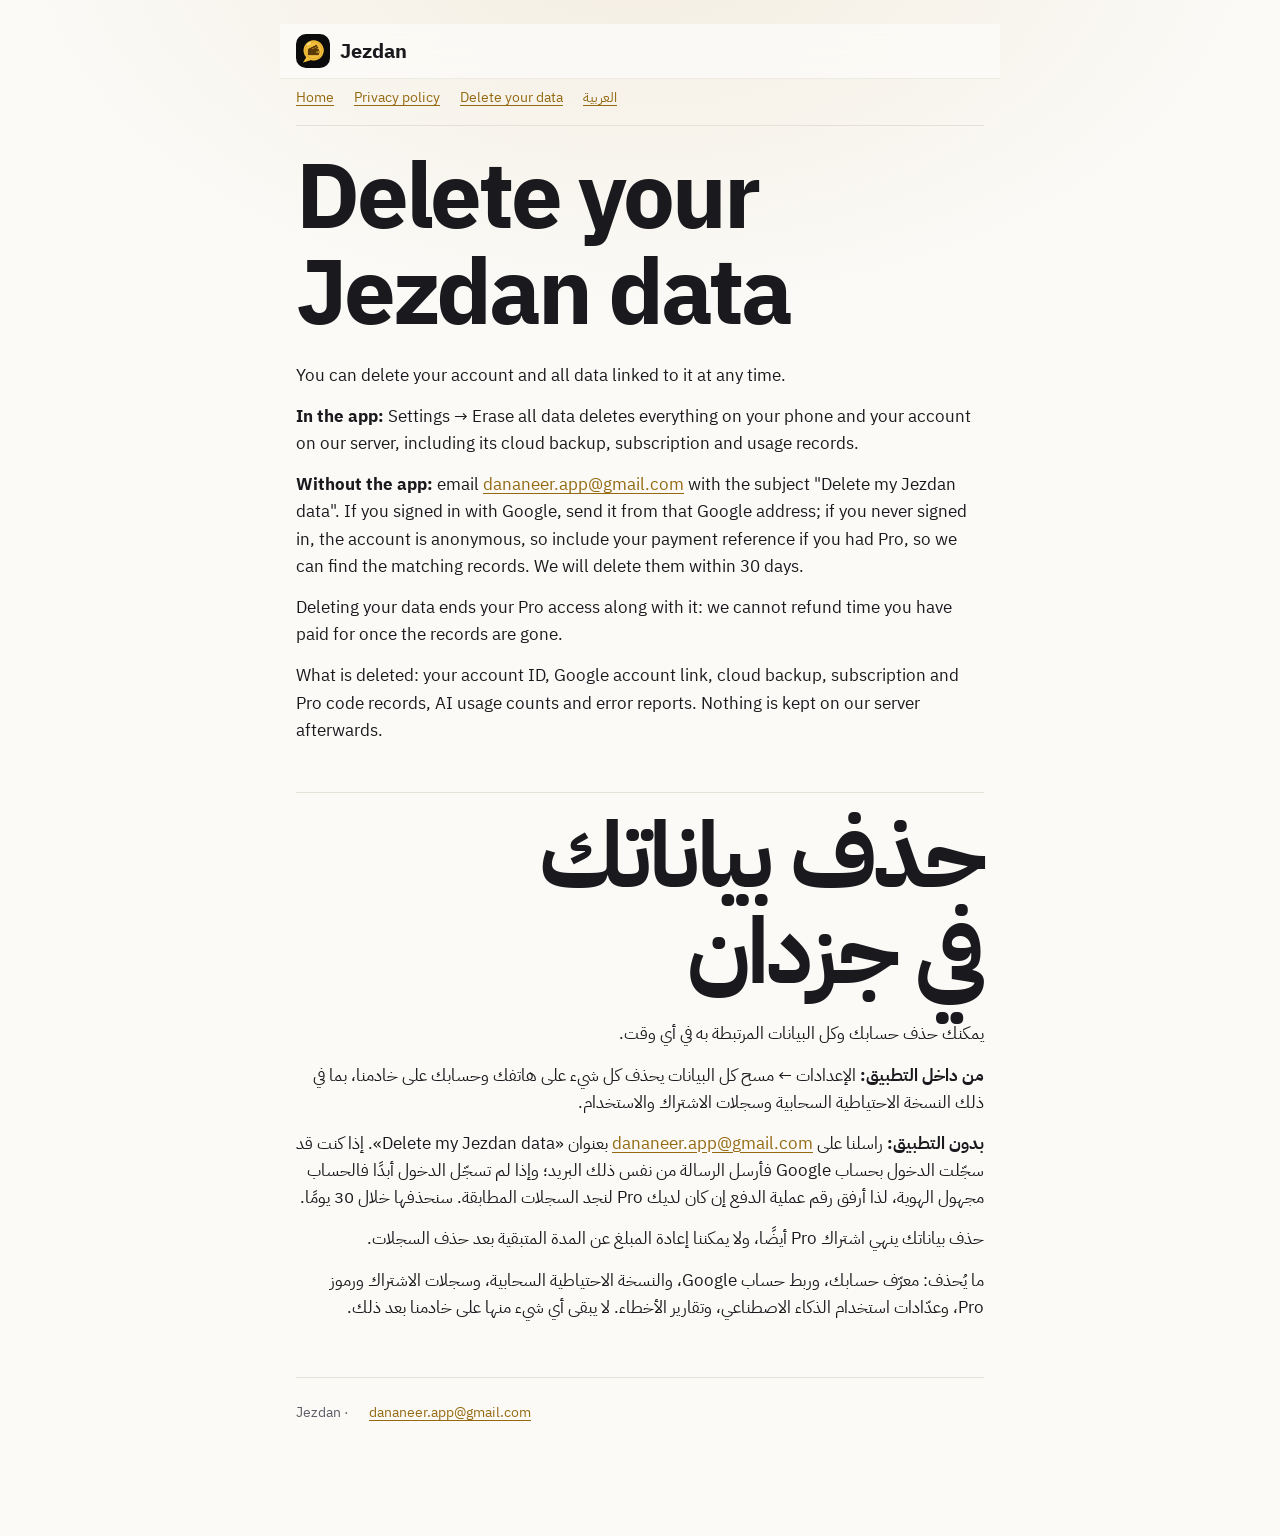
<file: delete-account.html>
<!doctype html>
<html lang="en">
<head>
<meta charset="utf-8">
<meta name="viewport" content="width=device-width, initial-scale=1">
<title>Delete your Jezdan data</title>
<link rel="icon" href="icon.png">
<link rel="preconnect" href="https://fonts.googleapis.com">
<link rel="preconnect" href="https://fonts.gstatic.com" crossorigin>
<link rel="stylesheet" href="https://fonts.googleapis.com/css2?family=IBM+Plex+Sans+Arabic:wght@400;600;700&display=swap">
<link rel="stylesheet" href="site.css?v=48ea0408">
</head>
<body>
<main>
<nav><span class="brand"><img src="icon.png" alt=""> <span>Jezdan</span></span></nav>
<div class="site-footer" style="margin: 0 0 24px"><a href="index.html">Home</a><a href="privacy.html">Privacy policy</a><a href="delete-account.html">Delete your data</a><a href="#ar" lang="ar">العربية</a></div>
<article id="en">
<h1>Delete your Jezdan data</h1>
<p>You can delete your account and all data linked to it at any time.</p>
<p><strong>In the app:</strong> Settings → Erase all data deletes everything on your phone and your account on our server, including its cloud backup, subscription and usage records.</p>
<p><strong>Without the app:</strong> email <a href="mailto:dananeer.app@gmail.com">dananeer.app@gmail.com</a> with the subject "Delete my Jezdan data". If you signed in with Google, send it from that Google address; if you never signed in, the account is anonymous, so include your payment reference if you had Pro, so we can find the matching records. We will delete them within 30 days.</p>
<p>Deleting your data ends your Pro access along with it: we cannot refund time you have paid for once the records are gone.</p>
<p>What is deleted: your account ID, Google account link, cloud backup, subscription and Pro code records, AI usage counts and error reports. Nothing is kept on our server afterwards.</p>
</article>
<article id="ar" lang="ar" dir="rtl">
<h1>حذف بياناتك في جزدان</h1>
<p>يمكنك حذف حسابك وكل البيانات المرتبطة به في أي وقت.</p>
<p><strong>من داخل التطبيق:</strong> الإعدادات ← مسح كل البيانات يحذف كل شيء على هاتفك وحسابك على خادمنا، بما في ذلك النسخة الاحتياطية السحابية وسجلات الاشتراك والاستخدام.</p>
<p><strong>بدون التطبيق:</strong> راسلنا على <a href="mailto:dananeer.app@gmail.com">dananeer.app@gmail.com</a> بعنوان «Delete my Jezdan data». إذا كنت قد سجّلت الدخول بحساب Google فأرسل الرسالة من نفس ذلك البريد؛ وإذا لم تسجّل الدخول أبدًا فالحساب مجهول الهوية، لذا أرفق رقم عملية الدفع إن كان لديك Pro لنجد السجلات المطابقة. سنحذفها خلال 30 يومًا.</p>
<p>حذف بياناتك ينهي اشتراك Pro أيضًا، ولا يمكننا إعادة المبلغ عن المدة المتبقية بعد حذف السجلات.</p>
<p>ما يُحذف: معرّف حسابك، وربط حساب Google، والنسخة الاحتياطية السحابية، وسجلات الاشتراك ورموز Pro، وعدّادات استخدام الذكاء الاصطناعي، وتقارير الأخطاء. لا يبقى أي شيء منها على خادمنا بعد ذلك.</p>
</article>
<footer>Jezdan · <a href="mailto:dananeer.app@gmail.com">dananeer.app@gmail.com</a></footer>
</main>
</body>
</html>
</file>
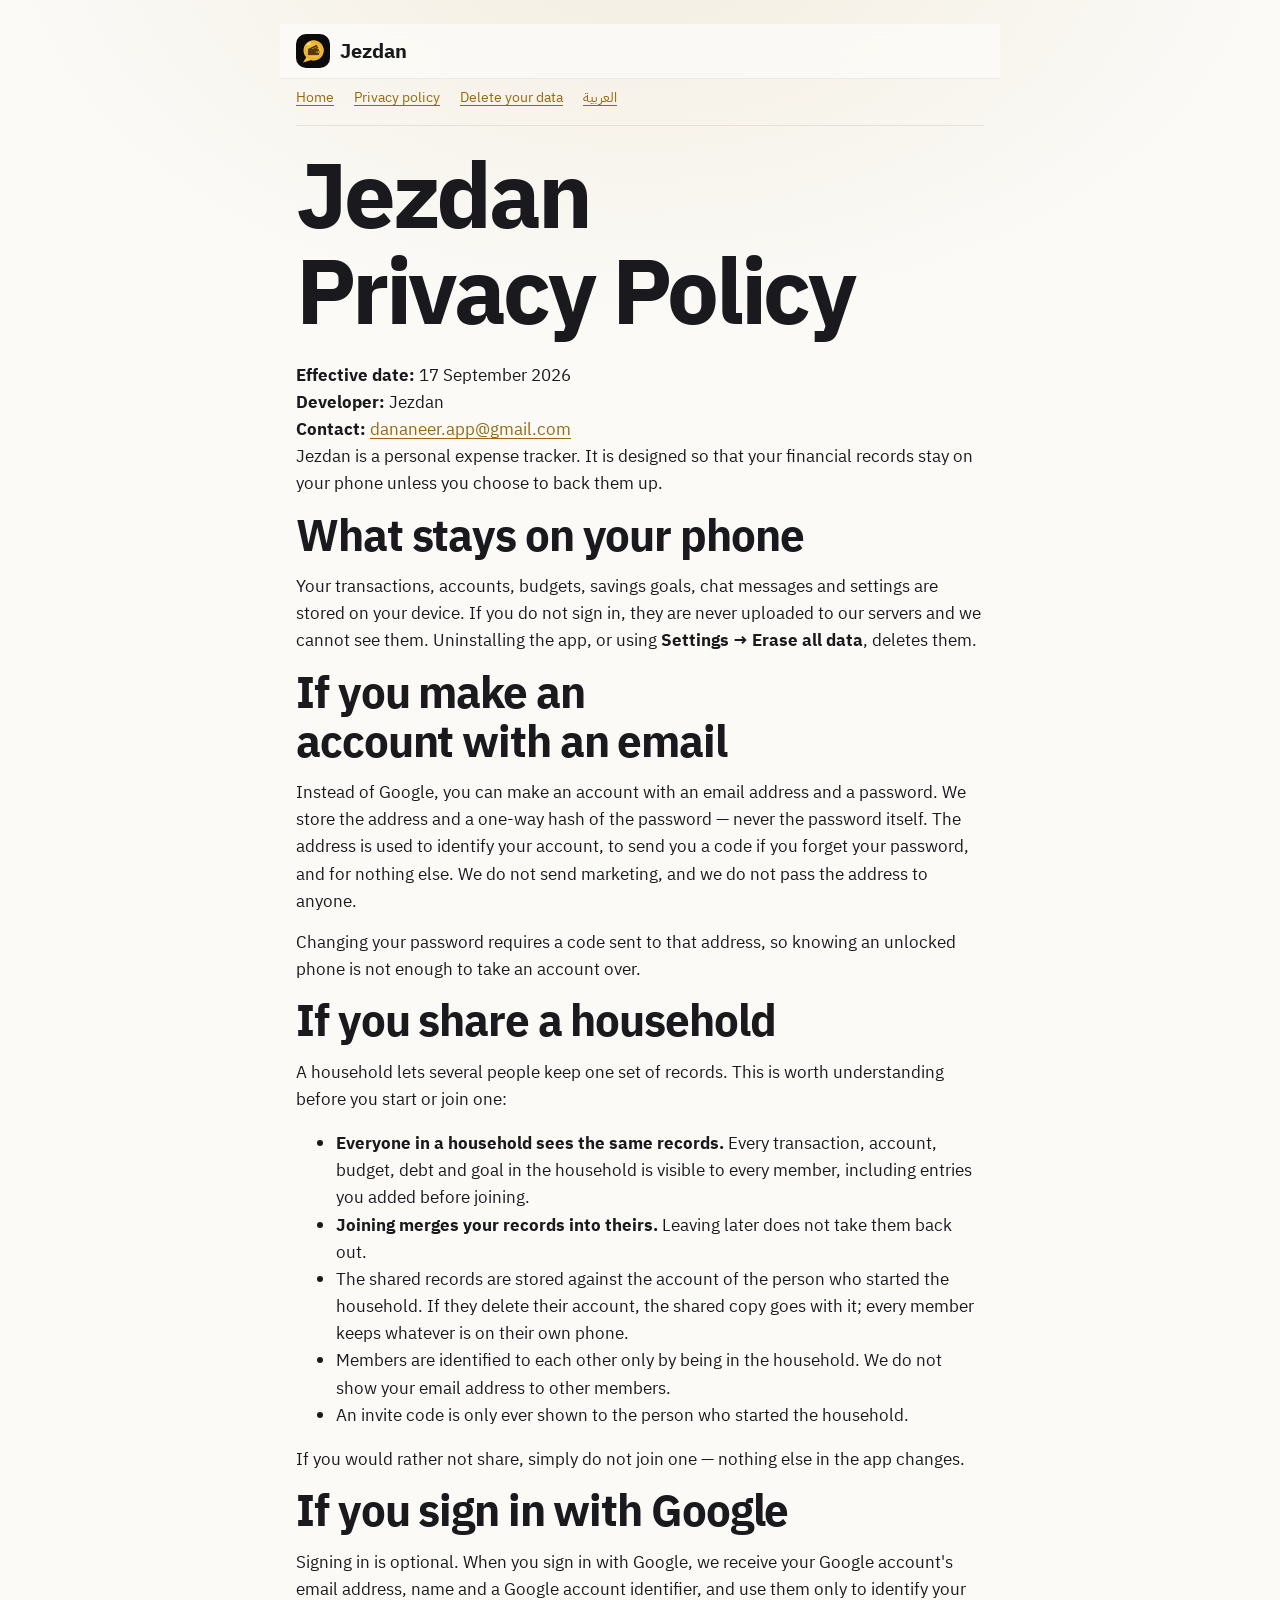
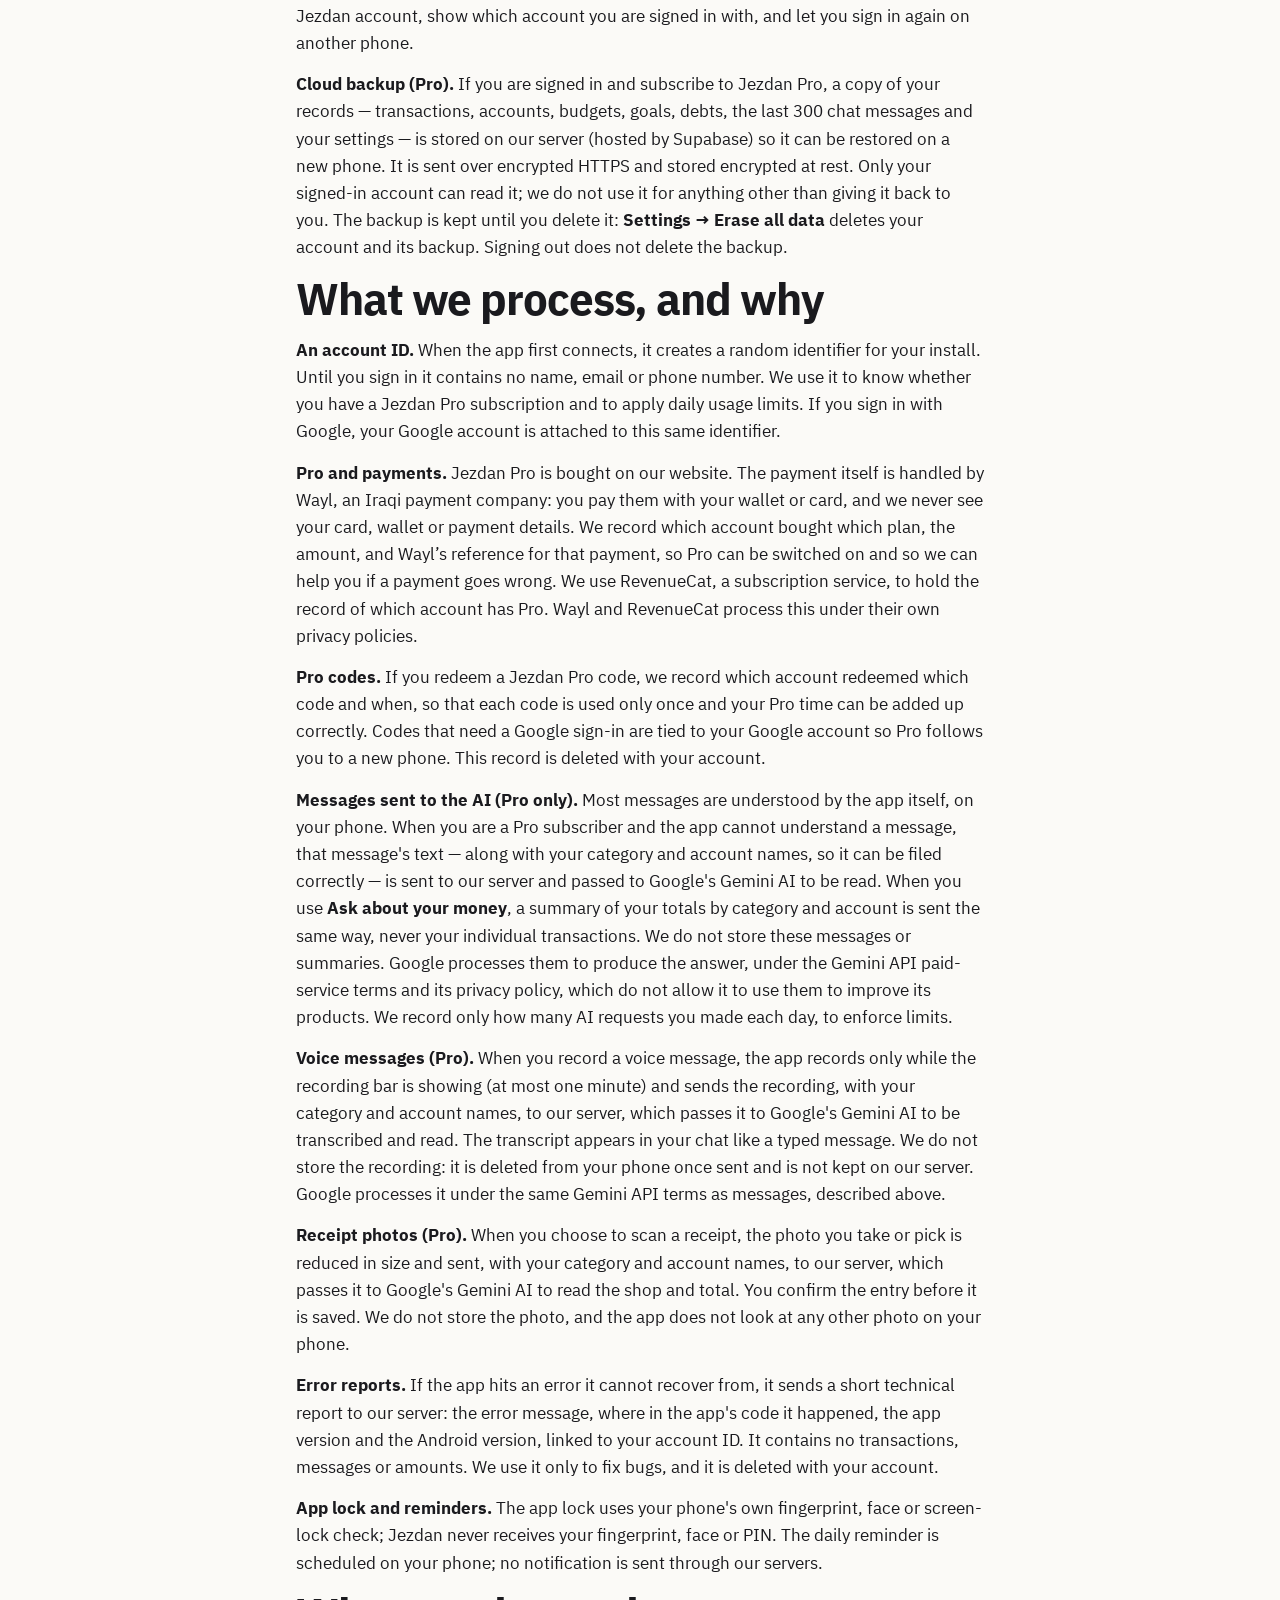
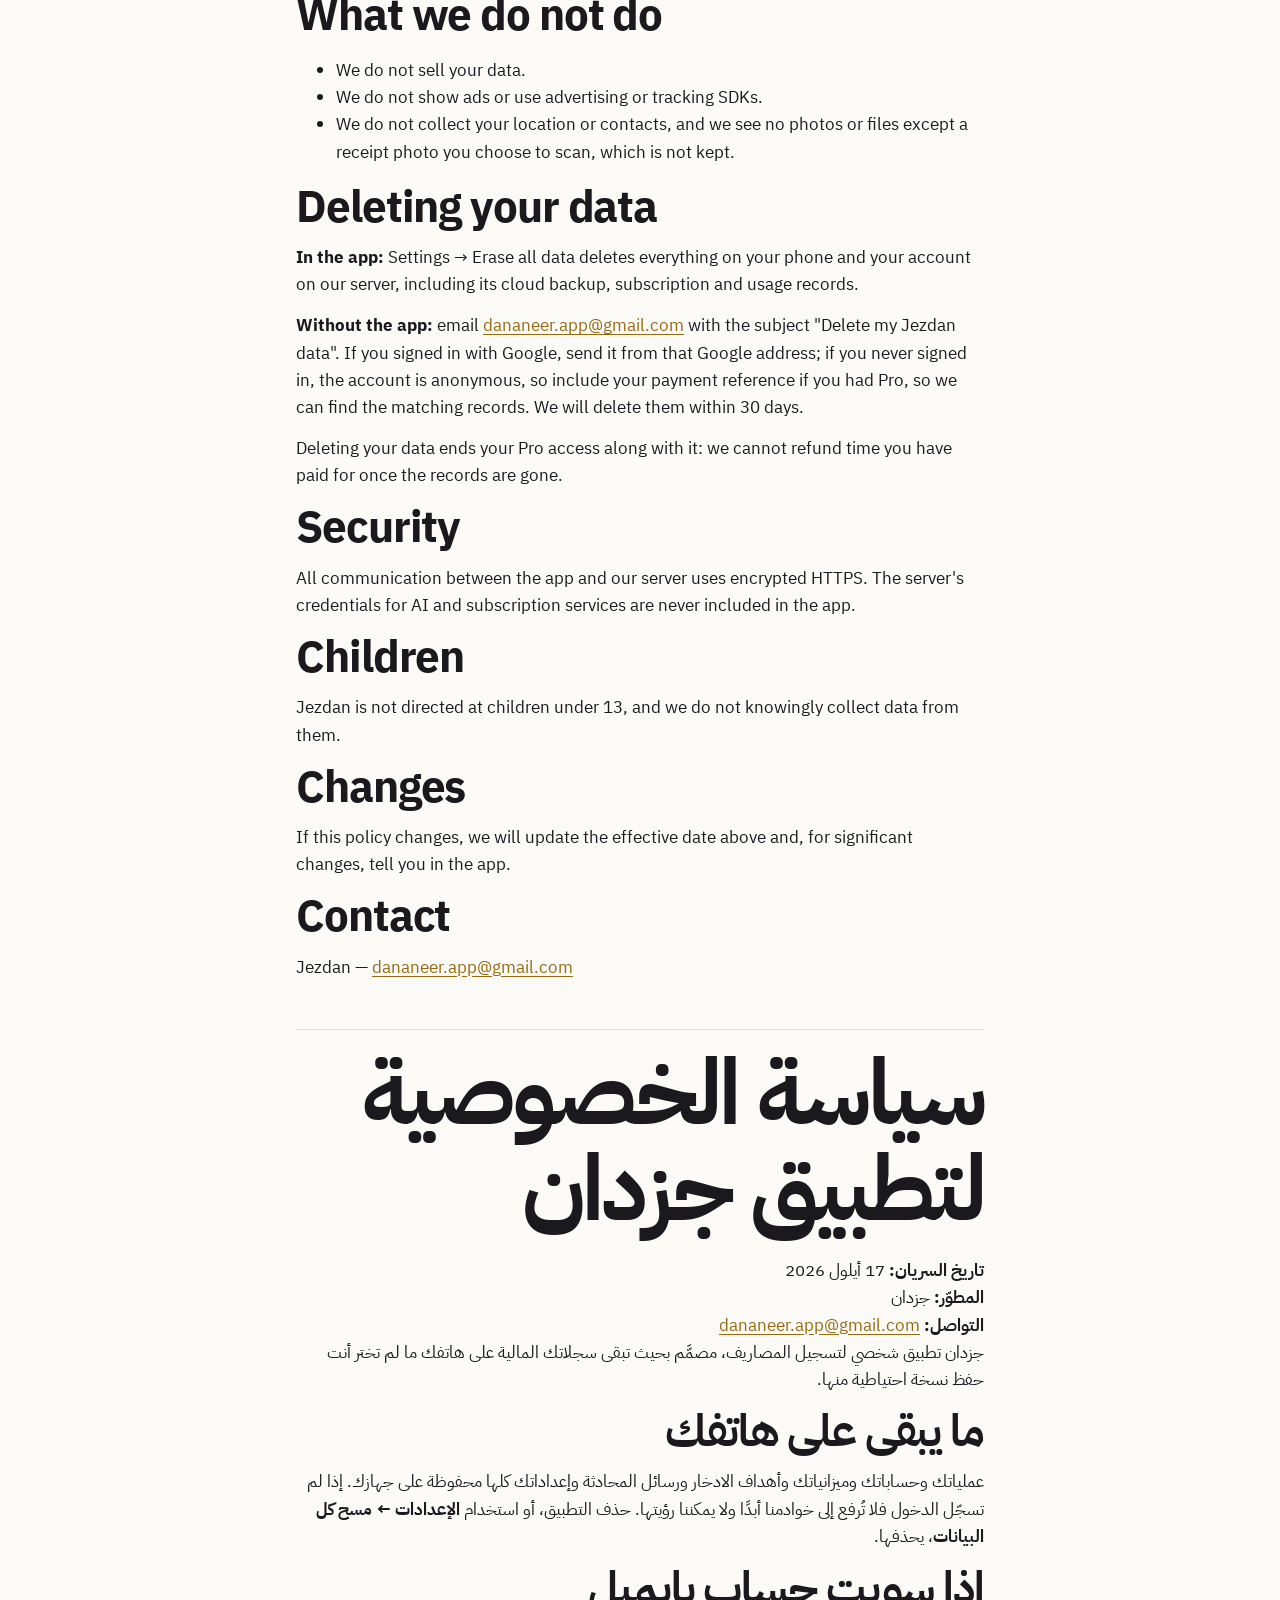
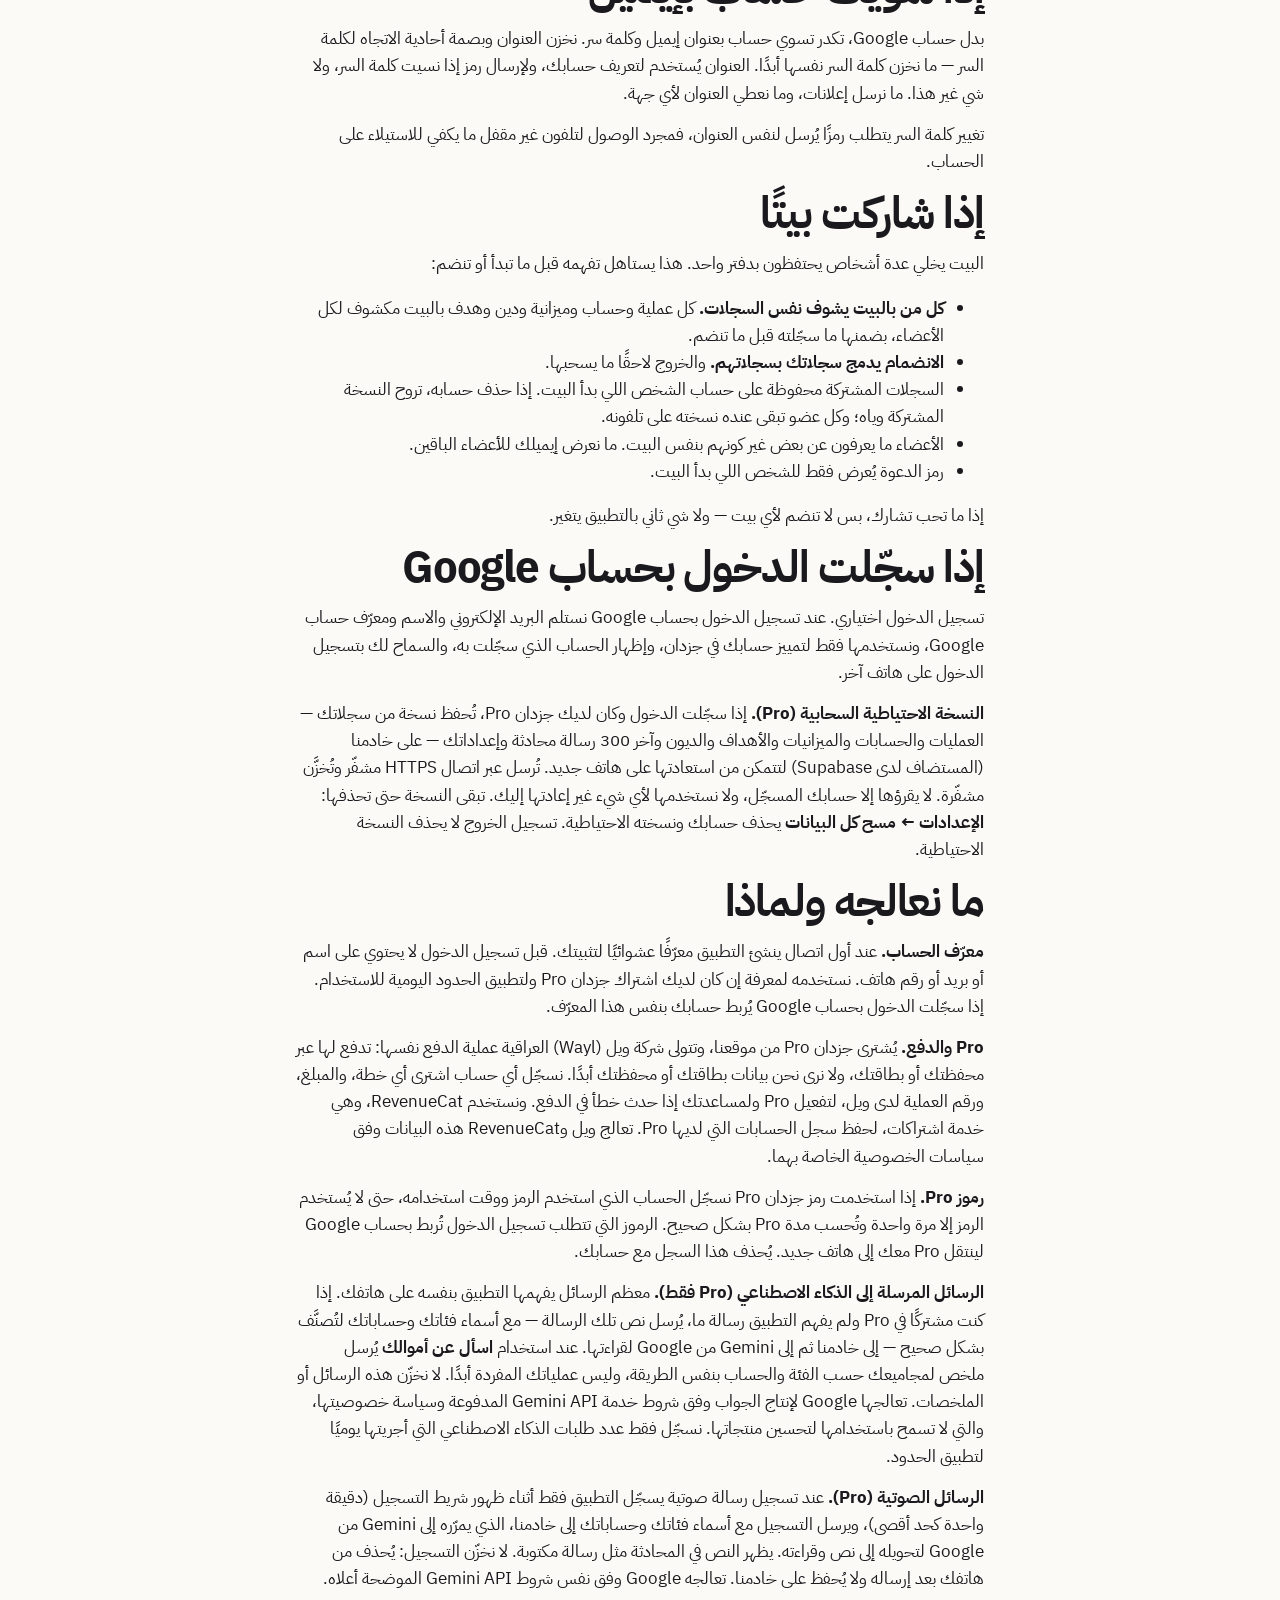
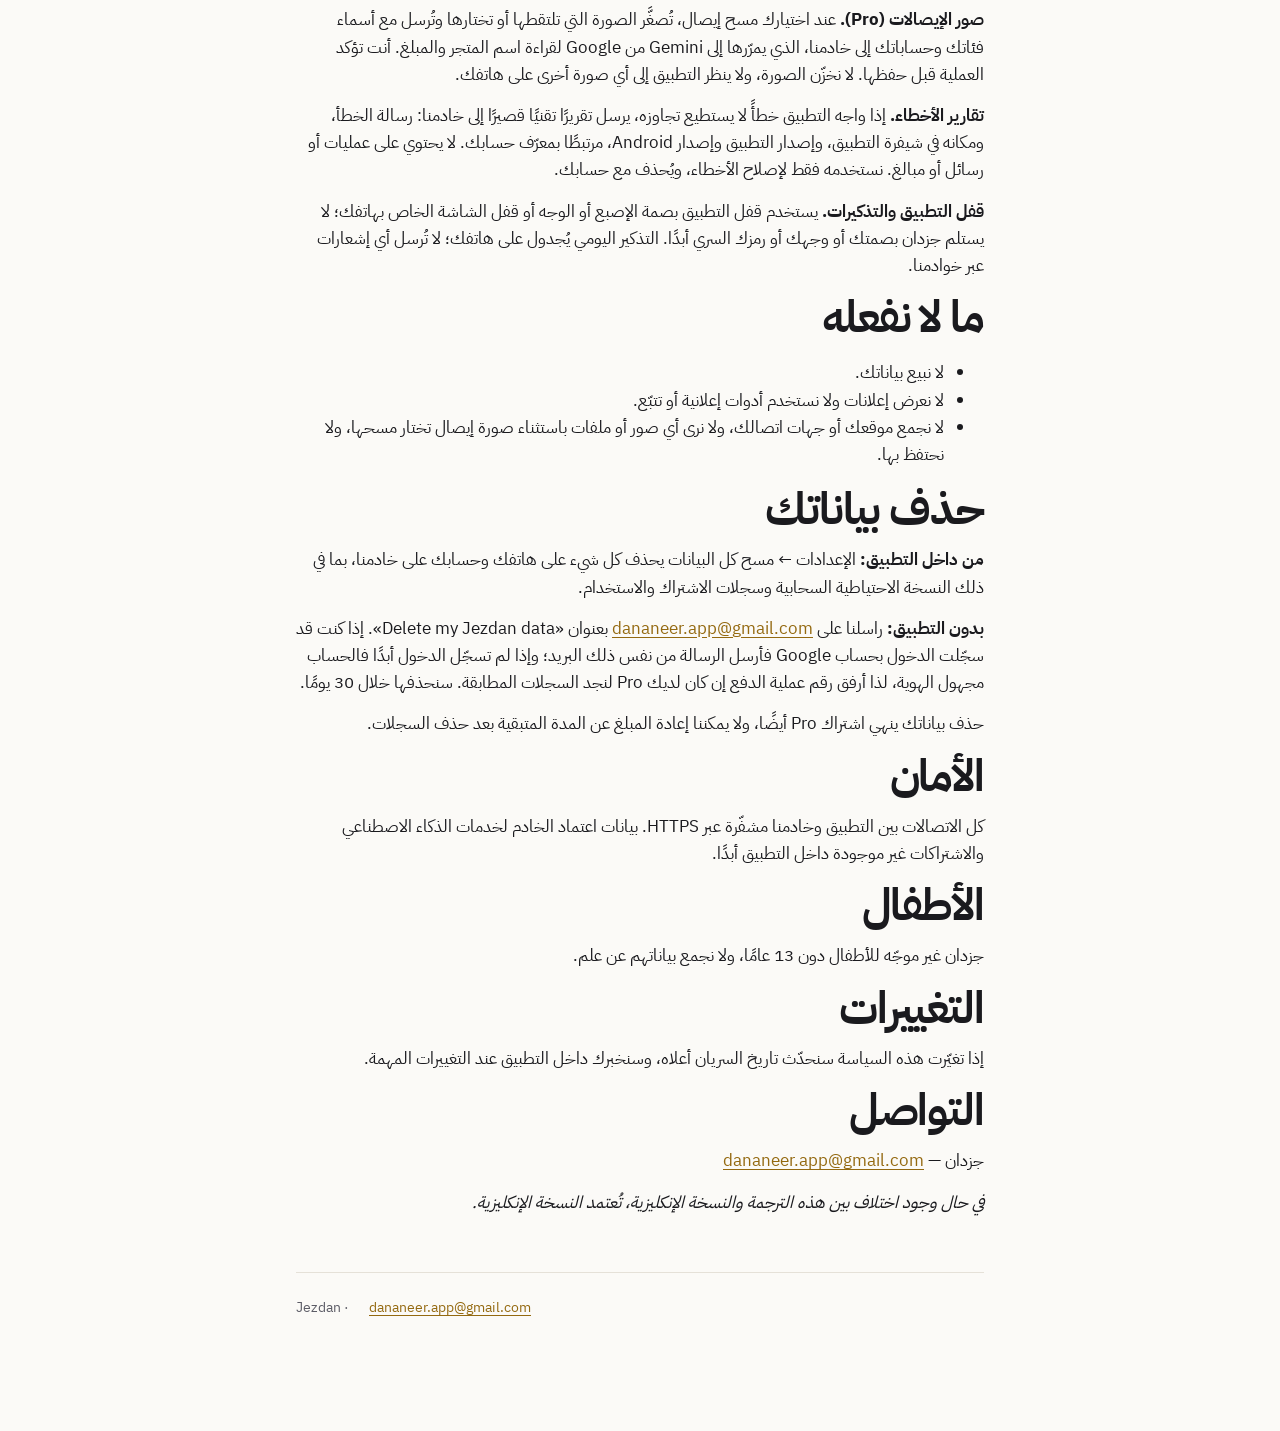
<file: privacy.html>
<!doctype html>
<html lang="en">
<head>
<meta charset="utf-8">
<meta name="viewport" content="width=device-width, initial-scale=1">
<title>Jezdan Privacy Policy</title>
<link rel="icon" href="icon.png">
<link rel="preconnect" href="https://fonts.googleapis.com">
<link rel="preconnect" href="https://fonts.gstatic.com" crossorigin>
<link rel="stylesheet" href="https://fonts.googleapis.com/css2?family=IBM+Plex+Sans+Arabic:wght@400;600;700&display=swap">
<link rel="stylesheet" href="site.css?v=48ea0408">
</head>
<body>
<main>
<nav><span class="brand"><img src="icon.png" alt=""> <span>Jezdan</span></span></nav>
<div class="site-footer" style="margin: 0 0 24px"><a href="index.html">Home</a><a href="privacy.html">Privacy policy</a><a href="delete-account.html">Delete your data</a><a href="#ar" lang="ar">العربية</a></div>
<article id="en">
<h1>Jezdan Privacy Policy</h1>
<p class="meta"><strong>Effective date:</strong> 17 September 2026</p>
<p class="meta"><strong>Developer:</strong> Jezdan</p>
<p class="meta"><strong>Contact:</strong> <a href="mailto:dananeer.app@gmail.com">dananeer.app@gmail.com</a></p>
<p>Jezdan is a personal expense tracker. It is designed so that your financial records stay on your phone unless you choose to back them up.</p>
<h2>What stays on your phone</h2>
<p>Your transactions, accounts, budgets, savings goals, chat messages and settings are stored on your device. If you do not sign in, they are never uploaded to our servers and we cannot see them. Uninstalling the app, or using <strong>Settings → Erase all data</strong>, deletes them.</p>
<h2>If you make an account with an email</h2>
<p>Instead of Google, you can make an account with an email address and a password. We store the address and a one-way hash of the password — never the password itself. The address is used to identify your account, to send you a code if you forget your password, and for nothing else. We do not send marketing, and we do not pass the address to anyone.</p>
<p>Changing your password requires a code sent to that address, so knowing an unlocked phone is not enough to take an account over.</p>
<h2>If you share a household</h2>
<p>A household lets several people keep one set of records. This is worth understanding before you start or join one:</p>
<ul><li><strong>Everyone in a household sees the same records.</strong> Every transaction, account, budget, debt and goal in the household is visible to every member, including entries you added before joining.</li><li><strong>Joining merges your records into theirs.</strong> Leaving later does not take them back out.</li><li>The shared records are stored against the account of the person who started the household. If they delete their account, the shared copy goes with it; every member keeps whatever is on their own phone.</li><li>Members are identified to each other only by being in the household. We do not show your email address to other members.</li><li>An invite code is only ever shown to the person who started the household.</li></ul>
<p>If you would rather not share, simply do not join one — nothing else in the app changes.</p>
<h2>If you sign in with Google</h2>
<p>Signing in is optional. When you sign in with Google, we receive your Google account's email address, name and a Google account identifier, and use them only to identify your Jezdan account, show which account you are signed in with, and let you sign in again on another phone.</p>
<p><strong>Cloud backup (Pro).</strong> If you are signed in and subscribe to Jezdan Pro, a copy of your records — transactions, accounts, budgets, goals, debts, the last 300 chat messages and your settings — is stored on our server (hosted by Supabase) so it can be restored on a new phone. It is sent over encrypted HTTPS and stored encrypted at rest. Only your signed-in account can read it; we do not use it for anything other than giving it back to you. The backup is kept until you delete it: <strong>Settings → Erase all data</strong> deletes your account and its backup. Signing out does not delete the backup.</p>
<h2>What we process, and why</h2>
<p><strong>An account ID.</strong> When the app first connects, it creates a random identifier for your install. Until you sign in it contains no name, email or phone number. We use it to know whether you have a Jezdan Pro subscription and to apply daily usage limits. If you sign in with Google, your Google account is attached to this same identifier.</p>
<p><strong>Pro and payments.</strong> Jezdan Pro is bought on our website. The payment itself is handled by Wayl, an Iraqi payment company: you pay them with your wallet or card, and we never see your card, wallet or payment details. We record which account bought which plan, the amount, and Wayl’s reference for that payment, so Pro can be switched on and so we can help you if a payment goes wrong. We use RevenueCat, a subscription service, to hold the record of which account has Pro. Wayl and RevenueCat process this under their own privacy policies.</p>
<p><strong>Pro codes.</strong> If you redeem a Jezdan Pro code, we record which account redeemed which code and when, so that each code is used only once and your Pro time can be added up correctly. Codes that need a Google sign-in are tied to your Google account so Pro follows you to a new phone. This record is deleted with your account.</p>
<p><strong>Messages sent to the AI (Pro only).</strong> Most messages are understood by the app itself, on your phone. When you are a Pro subscriber and the app cannot understand a message, that message's text — along with your category and account names, so it can be filed correctly — is sent to our server and passed to Google's Gemini AI to be read. When you use <strong>Ask about your money</strong>, a summary of your totals by category and account is sent the same way, never your individual transactions. We do not store these messages or summaries. Google processes them to produce the answer, under the Gemini API paid-service terms and its privacy policy, which do not allow it to use them to improve its products. We record only how many AI requests you made each day, to enforce limits.</p>
<p><strong>Voice messages (Pro).</strong> When you record a voice message, the app records only while the recording bar is showing (at most one minute) and sends the recording, with your category and account names, to our server, which passes it to Google's Gemini AI to be transcribed and read. The transcript appears in your chat like a typed message. We do not store the recording: it is deleted from your phone once sent and is not kept on our server. Google processes it under the same Gemini API terms as messages, described above.</p>
<p><strong>Receipt photos (Pro).</strong> When you choose to scan a receipt, the photo you take or pick is reduced in size and sent, with your category and account names, to our server, which passes it to Google's Gemini AI to read the shop and total. You confirm the entry before it is saved. We do not store the photo, and the app does not look at any other photo on your phone.</p>
<p><strong>Error reports.</strong> If the app hits an error it cannot recover from, it sends a short technical report to our server: the error message, where in the app's code it happened, the app version and the Android version, linked to your account ID. It contains no transactions, messages or amounts. We use it only to fix bugs, and it is deleted with your account.</p>
<p><strong>App lock and reminders.</strong> The app lock uses your phone's own fingerprint, face or screen-lock check; Jezdan never receives your fingerprint, face or PIN. The daily reminder is scheduled on your phone; no notification is sent through our servers.</p>
<h2>What we do not do</h2>
<ul><li>We do not sell your data.</li><li>We do not show ads or use advertising or tracking SDKs.</li><li>We do not collect your location or contacts, and we see no photos or files except a receipt photo you choose to scan, which is not kept.</li></ul>
<h2>Deleting your data</h2>
<p><strong>In the app:</strong> Settings → Erase all data deletes everything on your phone and your account on our server, including its cloud backup, subscription and usage records.</p>
<p><strong>Without the app:</strong> email <a href="mailto:dananeer.app@gmail.com">dananeer.app@gmail.com</a> with the subject "Delete my Jezdan data". If you signed in with Google, send it from that Google address; if you never signed in, the account is anonymous, so include your payment reference if you had Pro, so we can find the matching records. We will delete them within 30 days.</p>
<p>Deleting your data ends your Pro access along with it: we cannot refund time you have paid for once the records are gone.</p>
<h2>Security</h2>
<p>All communication between the app and our server uses encrypted HTTPS. The server's credentials for AI and subscription services are never included in the app.</p>
<h2>Children</h2>
<p>Jezdan is not directed at children under 13, and we do not knowingly collect data from them.</p>
<h2>Changes</h2>
<p>If this policy changes, we will update the effective date above and, for significant changes, tell you in the app.</p>
<h2>Contact</h2>
<p>Jezdan — <a href="mailto:dananeer.app@gmail.com">dananeer.app@gmail.com</a></p>
</article>
<article id="ar" lang="ar" dir="rtl">
<h1>سياسة الخصوصية لتطبيق جزدان</h1>
<p class="meta"><strong>تاريخ السريان:</strong> 17 أيلول 2026</p>
<p class="meta"><strong>المطوّر:</strong> جزدان</p>
<p class="meta"><strong>التواصل:</strong> <a href="mailto:dananeer.app@gmail.com">dananeer.app@gmail.com</a></p>
<p>جزدان تطبيق شخصي لتسجيل المصاريف، مصمَّم بحيث تبقى سجلاتك المالية على هاتفك ما لم تختر أنت حفظ نسخة احتياطية منها.</p>
<h2>ما يبقى على هاتفك</h2>
<p>عملياتك وحساباتك وميزانياتك وأهداف الادخار ورسائل المحادثة وإعداداتك كلها محفوظة على جهازك. إذا لم تسجّل الدخول فلا تُرفع إلى خوادمنا أبدًا ولا يمكننا رؤيتها. حذف التطبيق، أو استخدام <strong>الإعدادات ← مسح كل البيانات</strong>، يحذفها.</p>
<h2>إذا سويت حساب بإيميل</h2>
<p>بدل حساب Google، تكدر تسوي حساب بعنوان إيميل وكلمة سر. نخزن العنوان وبصمة أحادية الاتجاه لكلمة السر — ما نخزن كلمة السر نفسها أبدًا. العنوان يُستخدم لتعريف حسابك، ولإرسال رمز إذا نسيت كلمة السر، ولا شي غير هذا. ما نرسل إعلانات، وما نعطي العنوان لأي جهة.</p>
<p>تغيير كلمة السر يتطلب رمزًا يُرسل لنفس العنوان، فمجرد الوصول لتلفون غير مقفل ما يكفي للاستيلاء على الحساب.</p>
<h2>إذا شاركت بيتًا</h2>
<p>البيت يخلي عدة أشخاص يحتفظون بدفتر واحد. هذا يستاهل تفهمه قبل ما تبدأ أو تنضم:</p>
<ul><li><strong>كل من بالبيت يشوف نفس السجلات.</strong> كل عملية وحساب وميزانية ودين وهدف بالبيت مكشوف لكل الأعضاء، بضمنها ما سجّلته قبل ما تنضم.</li><li><strong>الانضمام يدمج سجلاتك بسجلاتهم.</strong> والخروج لاحقًا ما يسحبها.</li><li>السجلات المشتركة محفوظة على حساب الشخص اللي بدأ البيت. إذا حذف حسابه، تروح النسخة المشتركة وياه؛ وكل عضو تبقى عنده نسخته على تلفونه.</li><li>الأعضاء ما يعرفون عن بعض غير كونهم بنفس البيت. ما نعرض إيميلك للأعضاء الباقين.</li><li>رمز الدعوة يُعرض فقط للشخص اللي بدأ البيت.</li></ul>
<p>إذا ما تحب تشارك، بس لا تنضم لأي بيت — ولا شي ثاني بالتطبيق يتغير.</p>
<h2>إذا سجّلت الدخول بحساب Google</h2>
<p>تسجيل الدخول اختياري. عند تسجيل الدخول بحساب Google نستلم البريد الإلكتروني والاسم ومعرّف حساب Google، ونستخدمها فقط لتمييز حسابك في جزدان، وإظهار الحساب الذي سجّلت به، والسماح لك بتسجيل الدخول على هاتف آخر.</p>
<p><strong>النسخة الاحتياطية السحابية (Pro).</strong> إذا سجّلت الدخول وكان لديك جزدان Pro، تُحفظ نسخة من سجلاتك — العمليات والحسابات والميزانيات والأهداف والديون وآخر 300 رسالة محادثة وإعداداتك — على خادمنا (المستضاف لدى Supabase) لتتمكن من استعادتها على هاتف جديد. تُرسل عبر اتصال HTTPS مشفّر وتُخزَّن مشفّرة. لا يقرؤها إلا حسابك المسجّل، ولا نستخدمها لأي شيء غير إعادتها إليك. تبقى النسخة حتى تحذفها: <strong>الإعدادات ← مسح كل البيانات</strong> يحذف حسابك ونسخته الاحتياطية. تسجيل الخروج لا يحذف النسخة الاحتياطية.</p>
<h2>ما نعالجه ولماذا</h2>
<p><strong>معرّف الحساب.</strong> عند أول اتصال ينشئ التطبيق معرّفًا عشوائيًا لتثبيتك. قبل تسجيل الدخول لا يحتوي على اسم أو بريد أو رقم هاتف. نستخدمه لمعرفة إن كان لديك اشتراك جزدان Pro ولتطبيق الحدود اليومية للاستخدام. إذا سجّلت الدخول بحساب Google يُربط حسابك بنفس هذا المعرّف.</p>
<p><strong>Pro والدفع.</strong> يُشترى جزدان Pro من موقعنا، وتتولى شركة ويل (Wayl) العراقية عملية الدفع نفسها: تدفع لها عبر محفظتك أو بطاقتك، ولا نرى نحن بيانات بطاقتك أو محفظتك أبدًا. نسجّل أي حساب اشترى أي خطة، والمبلغ، ورقم العملية لدى ويل، لتفعيل Pro ولمساعدتك إذا حدث خطأ في الدفع. ونستخدم RevenueCat، وهي خدمة اشتراكات، لحفظ سجل الحسابات التي لديها Pro. تعالج ويل وRevenueCat هذه البيانات وفق سياسات الخصوصية الخاصة بهما.</p>
<p><strong>رموز Pro.</strong> إذا استخدمت رمز جزدان Pro نسجّل الحساب الذي استخدم الرمز ووقت استخدامه، حتى لا يُستخدم الرمز إلا مرة واحدة وتُحسب مدة Pro بشكل صحيح. الرموز التي تتطلب تسجيل الدخول تُربط بحساب Google لينتقل Pro معك إلى هاتف جديد. يُحذف هذا السجل مع حسابك.</p>
<p><strong>الرسائل المرسلة إلى الذكاء الاصطناعي (Pro فقط).</strong> معظم الرسائل يفهمها التطبيق بنفسه على هاتفك. إذا كنت مشتركًا في Pro ولم يفهم التطبيق رسالة ما، يُرسل نص تلك الرسالة — مع أسماء فئاتك وحساباتك لتُصنَّف بشكل صحيح — إلى خادمنا ثم إلى Gemini من Google لقراءتها. عند استخدام <strong>اسأل عن أموالك</strong> يُرسل ملخص لمجاميعك حسب الفئة والحساب بنفس الطريقة، وليس عملياتك المفردة أبدًا. لا نخزّن هذه الرسائل أو الملخصات. تعالجها Google لإنتاج الجواب وفق شروط خدمة Gemini API المدفوعة وسياسة خصوصيتها، والتي لا تسمح باستخدامها لتحسين منتجاتها. نسجّل فقط عدد طلبات الذكاء الاصطناعي التي أجريتها يوميًا لتطبيق الحدود.</p>
<p><strong>الرسائل الصوتية (Pro).</strong> عند تسجيل رسالة صوتية يسجّل التطبيق فقط أثناء ظهور شريط التسجيل (دقيقة واحدة كحد أقصى)، ويرسل التسجيل مع أسماء فئاتك وحساباتك إلى خادمنا، الذي يمرّره إلى Gemini من Google لتحويله إلى نص وقراءته. يظهر النص في المحادثة مثل رسالة مكتوبة. لا نخزّن التسجيل: يُحذف من هاتفك بعد إرساله ولا يُحفظ على خادمنا. تعالجه Google وفق نفس شروط Gemini API الموضحة أعلاه.</p>
<p><strong>صور الإيصالات (Pro).</strong> عند اختيارك مسح إيصال، تُصغَّر الصورة التي تلتقطها أو تختارها وتُرسل مع أسماء فئاتك وحساباتك إلى خادمنا، الذي يمرّرها إلى Gemini من Google لقراءة اسم المتجر والمبلغ. أنت تؤكد العملية قبل حفظها. لا نخزّن الصورة، ولا ينظر التطبيق إلى أي صورة أخرى على هاتفك.</p>
<p><strong>تقارير الأخطاء.</strong> إذا واجه التطبيق خطأً لا يستطيع تجاوزه، يرسل تقريرًا تقنيًا قصيرًا إلى خادمنا: رسالة الخطأ، ومكانه في شيفرة التطبيق، وإصدار التطبيق وإصدار Android، مرتبطًا بمعرّف حسابك. لا يحتوي على عمليات أو رسائل أو مبالغ. نستخدمه فقط لإصلاح الأخطاء، ويُحذف مع حسابك.</p>
<p><strong>قفل التطبيق والتذكيرات.</strong> يستخدم قفل التطبيق بصمة الإصبع أو الوجه أو قفل الشاشة الخاص بهاتفك؛ لا يستلم جزدان بصمتك أو وجهك أو رمزك السري أبدًا. التذكير اليومي يُجدول على هاتفك؛ لا تُرسل أي إشعارات عبر خوادمنا.</p>
<h2>ما لا نفعله</h2>
<ul><li>لا نبيع بياناتك.</li><li>لا نعرض إعلانات ولا نستخدم أدوات إعلانية أو تتبّع.</li><li>لا نجمع موقعك أو جهات اتصالك، ولا نرى أي صور أو ملفات باستثناء صورة إيصال تختار مسحها، ولا نحتفظ بها.</li></ul>
<h2>حذف بياناتك</h2>
<p><strong>من داخل التطبيق:</strong> الإعدادات ← مسح كل البيانات يحذف كل شيء على هاتفك وحسابك على خادمنا، بما في ذلك النسخة الاحتياطية السحابية وسجلات الاشتراك والاستخدام.</p>
<p><strong>بدون التطبيق:</strong> راسلنا على <a href="mailto:dananeer.app@gmail.com">dananeer.app@gmail.com</a> بعنوان «Delete my Jezdan data». إذا كنت قد سجّلت الدخول بحساب Google فأرسل الرسالة من نفس ذلك البريد؛ وإذا لم تسجّل الدخول أبدًا فالحساب مجهول الهوية، لذا أرفق رقم عملية الدفع إن كان لديك Pro لنجد السجلات المطابقة. سنحذفها خلال 30 يومًا.</p>
<p>حذف بياناتك ينهي اشتراك Pro أيضًا، ولا يمكننا إعادة المبلغ عن المدة المتبقية بعد حذف السجلات.</p>
<h2>الأمان</h2>
<p>كل الاتصالات بين التطبيق وخادمنا مشفّرة عبر HTTPS. بيانات اعتماد الخادم لخدمات الذكاء الاصطناعي والاشتراكات غير موجودة داخل التطبيق أبدًا.</p>
<h2>الأطفال</h2>
<p>جزدان غير موجّه للأطفال دون 13 عامًا، ولا نجمع بياناتهم عن علم.</p>
<h2>التغييرات</h2>
<p>إذا تغيّرت هذه السياسة سنحدّث تاريخ السريان أعلاه، وسنخبرك داخل التطبيق عند التغييرات المهمة.</p>
<h2>التواصل</h2>
<p>جزدان — <a href="mailto:dananeer.app@gmail.com">dananeer.app@gmail.com</a></p>
<p><em>في حال وجود اختلاف بين هذه الترجمة والنسخة الإنكليزية، تُعتمد النسخة الإنكليزية.</em></p>
</article>
<footer>Jezdan · <a href="mailto:dananeer.app@gmail.com">dananeer.app@gmail.com</a></footer>
</main>
</body>
</html>
</file>
<file: site.css>
/* One stylesheet for every page on jezdan.app. Light and dark, RTL and LTR.

   The colours are the app's own (src/theme.js): someone who pays here and then
   opens the app should not feel they have changed product. Gold is the brand
   in both themes; the text that sits on it stays dark in both, because white
   on gold is barely legible.

   Everything that has a side uses logical properties - margin-inline-start
   rather than margin-left - so the Arabic and English layouts are the same
   stylesheet read in opposite directions, not two sets of rules. */

:root {
  color-scheme: light dark;
  --bg: #FBFAF7; --text: #1A1A1E; --muted: #5C5C66; --line: #E5E1D8;
  --accent: #B07C12; --accent-text: #1A1206; --card: #FFFFFF;
  /* The brand gold reaches 3.5:1 on the cream page - enough for a button's
     fill or a heading, short of the 4.5:1 that small text owes a reader. So
     text that happens to be gold uses the same hue carried down until it
     clears the bar (4.7:1), and the gold itself stays the brand colour it is
     everywhere else. On the dark theme and inside the Pro band the plain
     accent is already well past the bar, so there it is simply itself. */
  --accent-ink: #946910;
  --raise: #F3F1EC;
  --glow: rgba(176, 124, 18, 0.10);
  --shadow: 0 1px 2px rgba(26, 18, 6, 0.04), 0 8px 24px rgba(26, 18, 6, 0.06);
  --rim: var(--line);
  --lift: 0 2px 4px rgba(26, 18, 6, 0.05), 0 24px 56px rgba(26, 18, 6, 0.13);

  /* The Pro band inverts the page. Rather than invent a colour for it, it
     borrows the dark theme's own surface and gold, so the band looks the same
     in both themes and a reader who switches never meets a new palette. */
  --ink: #0B0B0E;
  --ink-text: #F5F5F7;
  --ink-muted: #A8A29A;
  --ink-line: #2A2A31;
  --ink-accent: #F2BE3C;
}
@media (prefers-color-scheme: dark) {
  :root {
    --bg: #09090B; --text: #F5F5F7; --muted: #A1A1AA; --line: #27272D;
    --accent: #F2BE3C; --accent-text: #1A1206; --card: #141417;
    --accent-ink: #F2BE3C;
    --raise: #1E1E23;
    --glow: rgba(242, 190, 60, 0.13);
    --shadow: 0 1px 2px rgba(0, 0, 0, 0.4), 0 12px 32px rgba(0, 0, 0, 0.35);
    --lift: 0 20px 48px rgba(0, 0, 0, 0.65);
    /* A drop shadow separates nothing on a near-black page, so the device is
       held off the background by its own edge instead. */
    --rim: #3C3C46;
    /* In the dark theme the band is a shade lighter than the page, so it
       still separates - inverting an already-dark page means lifting it. */
    --ink: #1B1B21;
    --ink-line: #3A3A44;
  }
}

* { box-sizing: border-box; }

/* Any rule that sets display - .field is grid, button is inline-block - beats
   the browser's own [hidden] { display: none }, because a class or element
   selector outranks it. So hiding something from JavaScript silently stopped
   working, and the reset-code field sat on the page from the first load.
   This settles it for every element that carries the attribute. */
[hidden] { display: none !important; }

html { -webkit-text-size-adjust: 100%; }

body {
  margin: 0;
  /* A pool of brand colour behind the top of the page, so it does not open on
     a flat rectangle. It is a background rather than a positioned element on
     purpose: a 600px circle placed near the edge sticks out of a 375px phone
     and widens the document, which in Arabic shunts the whole page sideways.
     A background cannot overflow anything. */
  background:
    radial-gradient(70% 560px at 50% -80px, var(--glow), transparent 72%)
    no-repeat,
    var(--bg);
  color: var(--text);
  font-family: "IBM Plex Sans Arabic", "IBM Plex Sans", system-ui, -apple-system,
    "Segoe UI", Tahoma, "Noto Naskh Arabic", sans-serif;
  font-size: 17px;
  line-height: 1.6;
  overflow-x: hidden;
}

/* The policy pages are for reading, so they keep the narrow measure; the
   landing page opens out to hold the screenshots beside the words. */
main { max-width: 720px; margin: 0 auto; padding: 24px 16px 64px; }
main.wide { max-width: 1120px; padding-bottom: 0; }

/* height: auto matters: the <img> tags carry width and height attributes so
   the browser reserves the right space before the file arrives, and without
   this the CSS width would fight the attribute and stretch them. */
img { max-width: 100%; height: auto; display: block; }

a { color: var(--accent-ink); text-underline-offset: 3px; }
a:hover { text-decoration-thickness: 2px; }

/* ------------------------------------------------------------------- type
 *
 * Display sizes are set in vw with a clamp, so the headline is the same
 * gesture on a phone and on a desk rather than one size that had to suit
 * both. The ceiling is 6rem; past that a line of Arabic stops being a
 * headline and becomes a banner.
 *
 * Tracking is negative only in English. Arabic is a joined script: pulling
 * the letters together fights the connections the typeface already draws,
 * and at display size it reads as a fault rather than as tightness. So the
 * tracking rules are scoped to the language, which the page sets on <html>
 * whenever the reader switches.
 */

h1 {
  font-size: clamp(38px, 8.4vw, 92px);
  line-height: 1.04; margin: 0 0 20px; font-weight: 700;
  text-wrap: balance;
}
h2 {
  font-size: clamp(27px, 4.2vw, 44px);
  line-height: 1.12; margin: 0 0 12px; font-weight: 700;
  text-wrap: balance;
}
h3 { font-size: 18px; margin: 24px 0 8px; }
p { margin: 0 0 14px; }

html[lang="en"] h1 { letter-spacing: -0.035em; }
html[lang="en"] h2 { letter-spacing: -0.025em; }

.lede {
  font-size: clamp(18px, 2.1vw, 21px); color: var(--muted);
  margin: 0 0 32px; max-width: 34em; line-height: 1.55;
}

/* ------------------------------------------------------------------ chrome */

nav {
  display: flex; align-items: center; justify-content: space-between;
  gap: 16px; margin-bottom: 8px; padding: 10px 0;
}
.brand { display: flex; align-items: center; gap: 10px; font-size: 20px; font-weight: 700; }
.brand img { width: 34px; height: 34px; border-radius: 10px; }

footer, .site-footer {
  display: flex; flex-wrap: wrap; gap: 8px 20px; align-items: center;
  color: var(--muted); font-size: 14px;
  margin-top: 56px; padding: 24px 0 48px; border-top: 1px solid var(--line);
}
.site-footer { margin: 0 0 24px; padding: 0 0 16px; border-top: 0; border-bottom: 1px solid var(--line); }

/* ------------------------------------------------------------------ buttons */

button, .btn {
  font: inherit; font-weight: 700; cursor: pointer;
  border-radius: 12px; border: 1px solid transparent;
  padding: 14px 24px; text-decoration: none; display: inline-block; text-align: center;
  transition: transform 0.18s cubic-bezier(0.16, 1, 0.3, 1), box-shadow 0.18s ease,
              opacity 0.15s ease, border-color 0.18s ease;
}
button:active, .btn:active { transform: translateY(1px); }
button:disabled { opacity: 0.55; cursor: default; transform: none; }

.primary, .btn-primary {
  background: var(--accent); color: var(--accent-text); border-color: var(--accent);
}
.primary { width: 100%; }
.btn-primary { font-size: 17px; padding: 16px 30px; }
.btn-ghost, .ghost {
  background: transparent; color: var(--text);
  border-color: var(--line); padding: 15px 26px;
}
.ghost { font-weight: 600; padding: 9px 16px; color: var(--accent-ink); }
.linklike {
  background: none; border: 0; color: var(--accent-ink); padding: 0;
  font-size: 14px; font-weight: 600; text-decoration: underline;
}

.cta-row { display: flex; flex-wrap: wrap; gap: 12px; margin: 0 0 18px; }
.cta-note { font-size: 14px; color: var(--muted); margin: 0; }
/* Side by side the two buttons are different widths, which on a narrow screen
   stacks them into a ragged edge. Below that width they take the full column
   and the edge is straight. */
@media (max-width: 540px) {
  .cta-row { display: grid; gap: 10px; }
  .cta-row .btn { width: 100%; }
}

/* --------------------------------------------------------------------- hero */

.hero {
  display: grid; grid-template-columns: 1fr; gap: 40px;
  align-items: center; padding: 20px 0 8px;
}
@media (min-width: 900px) {
  /* The words take a hair over half. The phone gets the rest and is allowed
     to be large: it is the only piece of evidence on the page that the thing
     described actually exists. */
  .hero { grid-template-columns: 1.02fr 0.98fr; gap: 56px; padding: 48px 0 32px; }
}

/* ------------------------------------------------------------------- phone */

.phone {
  width: 100%; max-width: 288px; margin-inline: auto;
  border: 1px solid var(--rim); border-radius: 34px; padding: 8px;
  background: var(--card); box-shadow: var(--lift);
}
.phone img { border-radius: 27px; width: 100%; }
.phone-lg { max-width: 340px; }
@media (min-width: 900px) {
  .phone { max-width: 300px; }
  .phone-lg { max-width: 380px; }

  /* A phone screen is two and a half times taller than it is wide, so shown
     whole beside two lines of text it leaves a column that is mostly empty.
     The section phones are cut off partway down and faded out instead: the
     screen reads as continuing past the frame, and the row closes up to the
     height of what is actually being said. The hero keeps its whole device,
     because there it is the evidence rather than an illustration. */
  .feature .phone {
    max-height: 500px; overflow: hidden;
    -webkit-mask-image: linear-gradient(to bottom, #000 72%, transparent 99%);
    mask-image: linear-gradient(to bottom, #000 72%, transparent 99%);
  }
}

/* ------------------------------------------------------------------- proof
 *
 * Three promises, set as statements rather than as another row of cards. The
 * page already spends two grids on cards; a third would make the whole scroll
 * one texture. Rules and weight carry these instead.
 */

.strip {
  display: grid; gap: 0; margin: 64px 0 16px;
  border-block: 1px solid var(--line);
}
.strip div { padding: 26px 4px; }
.strip div + div { border-block-start: 1px solid var(--line); }
.strip b {
  display: block; font-size: clamp(19px, 2.2vw, 23px); font-weight: 700;
  margin-bottom: 6px; line-height: 1.25;
}
.strip span { color: var(--muted); font-size: 16px; }
@media (min-width: 820px) {
  .strip { grid-template-columns: repeat(3, 1fr); gap: 0 44px; }
  .strip div { padding: 34px 0; }
  .strip div + div {
    border-block-start: 0;
    border-inline-start: 1px solid var(--line);
    padding-inline-start: 44px; margin-inline-start: -44px;
  }
}

/* ----------------------------------------------------------------- features */

.section-head { margin: clamp(80px, 8vw, 112px) 0 0; max-width: 24ch; }
.section-head p { color: var(--muted); margin: 10px 0 0; font-size: 18px; max-width: 34em; }
/* A heading belongs to what follows it, so the two are not separated by the
   same gap that separates one section from the next. */
.section-head + .feature, .section-head + .grid { margin-block-start: 40px; }

.feature {
  display: grid; grid-template-columns: 1fr; gap: 32px;
  align-items: center; margin: 56px 0;
}
@media (min-width: 900px) {
  .feature { grid-template-columns: 1fr 1fr; gap: 72px; margin: 104px 0; }
  /* The phone leads, on the opposite side to the hero's. Marking the ones
     that swap with a class rather than :nth-of-type keeps it from depending
     on how many other sections happen to sit above them. */
  .feature .feature-art { order: -1; }
  .feature.flip .feature-art { order: 0; }
}
.feature h2 { font-size: clamp(25px, 3.4vw, 38px); margin-bottom: 14px; }
.feature p { color: var(--muted); margin: 0 0 16px; font-size: 18px; max-width: 34em; }

/* The three example sentences are the product's own voice, so they are set
   as the app would show them rather than as a bulleted list. */
.feature ul { margin: 0; padding: 0; list-style: none; display: grid; gap: 8px; }
.feature li {
  background: var(--raise); border: 1px solid var(--line);
  border-radius: 14px; padding: 11px 16px;
  font-size: 16px; justify-self: start; max-width: 100%;
}

/* --------------------------------------------------------------------- grid
 *
 * The free features, as a list rather than as tiles. Cards are saved for the
 * Pro band, so the two sections do not read as the same thing twice.
 */

.grid {
  display: grid; gap: 0; margin: 40px 0 0;
  border-block-start: 1px solid var(--line);
}
.tile { padding: 22px 4px; border-block-end: 1px solid var(--line); }
.tile b { display: block; margin-bottom: 4px; font-size: 18px; }
.tile span { color: var(--muted); font-size: 16px; }
@media (min-width: 720px) {
  .grid { grid-template-columns: repeat(2, 1fr); column-gap: 56px; }
}
@media (min-width: 1000px) {
  .grid { grid-template-columns: repeat(3, 1fr); }
}

/* ---------------------------------------------------------------- pro band
 *
 * The one place on the page where the brand owns the whole surface instead of
 * trimming it. Everything above is light and evenly paced; this arrives as a
 * block of ink and stays that way until the prices. It is the peak of the
 * scroll, and it is what makes Pro read as a different tier rather than as
 * six more of the same squares.
 *
 * The negative inline margin pulls it out to the full viewport and the inner
 * wrapper puts the text back on the page's own measure, so the band bleeds
 * while its contents stay aligned with everything above it.
 */

.band {
  margin-inline: calc(50% - 50vw);
  margin-block: 120px 0;
  padding-block: clamp(64px, 9vw, 112px);
  background: var(--ink);
  color: var(--ink-text);
  /* In the light theme the change of surface is the whole event and needs no
     help; in the dark theme the two surfaces are close, so a gold hairline
     draws the edge that the colour alone is too quiet to draw. */
  border-block: 1px solid transparent;
  --accent: var(--ink-accent);
  --accent-ink: var(--ink-accent);
  --muted: var(--ink-muted);
  --line: var(--ink-line);
}
@media (prefers-color-scheme: dark) {
  .band { border-block-color: color-mix(in srgb, var(--ink-accent) 24%, transparent); }
}
.band > * { max-width: 1120px; margin-inline: auto; padding-inline: 16px; }
/* margin-block, not margin: the inline margins are the `auto` that holds this
   on the page's measure, and zeroing them throws the heading out to the edge
   of the viewport while everything above stays where it was. */
.band .section-head { margin-block: 0; max-width: 1120px; }
.band .section-head h2 { font-size: clamp(32px, 5.6vw, 60px); }
.band .section-head p { max-width: 46ch; }

/* Six items, so the column count is set rather than left to auto-fit: at a
   wide measure auto-fit chooses four and leaves the last row half empty. */
.pro-grid {
  display: grid; gap: 14px; margin: 48px auto 0;
  grid-template-columns: 1fr;
}
@media (min-width: 620px) { .pro-grid { grid-template-columns: repeat(2, 1fr); } }
@media (min-width: 960px) { .pro-grid { grid-template-columns: repeat(3, 1fr); gap: 16px; } }
.pro-item {
  border: 1px solid var(--ink-line); border-radius: 18px;
  padding: 24px 22px 26px;
  background: linear-gradient(180deg,
    color-mix(in srgb, var(--ink-accent) 5%, transparent), transparent 60%);
  transition: border-color 0.3s ease, transform 0.3s cubic-bezier(0.16, 1, 0.3, 1),
              background 0.3s ease;
}
.pro-item svg {
  width: 26px; height: 26px; color: var(--ink-accent);
  margin-bottom: 16px; stroke-width: 1.75;
}
.pro-item b { display: block; font-size: 18px; margin-bottom: 5px; }
.pro-item span { color: var(--ink-muted); font-size: 16px; }

/* The prices sit inside the band too, so the decision and the pitch share one
   surface and nobody has to scroll back out of the dark to act on it. */
.pro-buy { margin-block-start: clamp(48px, 6vw, 72px); }
.pro-buy .card { margin-inline: auto; }
.band .card {
  background: color-mix(in srgb, var(--ink-text) 4%, transparent);
  border-color: var(--ink-line);
}
.band input[type="email"], .band input[type="password"], .band input[type="text"] {
  background: color-mix(in srgb, #000 30%, transparent);
  border-color: var(--ink-line); color: var(--ink-text);
}
.band .status { background: color-mix(in srgb, var(--ink-text) 6%, transparent); }
.band .plan { background: color-mix(in srgb, #000 22%, transparent); }
.band .btn-ghost { color: var(--ink-text); }

/* ------------------------------------------------------------------ cards */

.card {
  background: var(--card); border: 1px solid var(--line); border-radius: 20px;
  padding: 28px; margin-bottom: 20px; max-width: 560px;
}
#pro { scroll-margin-top: 20px; }
.who { color: var(--muted); font-size: 14px; }

/* ------------------------------------------------------- email sign-in */

.or {
  display: flex; align-items: center; gap: 14px;
  margin: 22px 0; color: var(--muted); font-size: 13px;
}
.or::before, .or::after {
  content: ""; flex: 1; height: 1px; background: var(--line);
}

.fields { display: grid; gap: 14px; }
.field { display: grid; gap: 6px; }
.field span { font-size: 13px; font-weight: 600; color: var(--muted); }

input[type="email"], input[type="password"], input[type="text"] {
  font: inherit; width: 100%; padding: 13px 15px;
  color: var(--text); background: var(--bg);
  border: 1px solid var(--line); border-radius: 12px;
  transition: border-color 0.18s ease, box-shadow 0.18s ease;
}
input:hover { border-color: color-mix(in srgb, var(--accent) 45%, var(--line)); }
input:focus-visible {
  outline: 2px solid var(--accent); outline-offset: 1px; border-color: var(--accent);
}
/* The code is short and read back digit by digit, so it gets room to breathe. */
#code-in { letter-spacing: 0.35em; font-size: 18px; text-align: center; font-variant-numeric: tabular-nums; }

.switcher {
  display: flex; flex-wrap: wrap; gap: 8px 20px;
  margin: 16px 0 0; justify-content: space-between;
}
.status {
  background: var(--raise); border: 1px solid var(--line); border-radius: 12px;
  padding: 11px 14px; font-size: 15px; margin-bottom: 16px;
}
.fine { color: var(--muted); font-size: 13px; margin: 18px 0 0; }

.plans { display: grid; gap: 12px; grid-template-columns: repeat(auto-fit, minmax(190px, 1fr)); }
.plan {
  border: 1px solid var(--line); border-radius: 16px; padding: 20px;
  text-align: center; background: var(--bg);
  font-variant-numeric: tabular-nums;
  transition: border-color 0.25s ease, transform 0.25s cubic-bezier(0.16, 1, 0.3, 1);
}
.plan-name { font-weight: 700; font-size: 19px; }
.plan-per { color: var(--muted); font-size: 14px; margin-bottom: 14px; }

/* The free week, above the prices: it is the easiest thing to say yes to. */
.trial {
  border: 1px solid var(--accent); background: color-mix(in srgb, var(--accent) 12%, transparent);
  border-radius: 18px; padding: 24px; margin-bottom: 20px; text-align: center;
}
.trial-head { font-size: 20px; font-weight: 700; margin: 0 0 6px; }
.trial-sub { font-size: 14px; color: var(--muted); margin: 0 0 16px; }

/* --------------------------------------------------------------------- faq */

.faq { margin-top: 32px; border-top: 1px solid var(--line); }
.faq details { border-bottom: 1px solid var(--line); }
.faq summary {
  cursor: pointer; padding: 20px 4px; font-weight: 700; font-size: 18px;
  list-style: none;
  display: flex; align-items: center; justify-content: space-between; gap: 12px;
}
.faq summary::-webkit-details-marker { display: none; }
.faq summary::after {
  content: "+"; color: var(--accent-ink); font-size: 26px; font-weight: 400; line-height: 1;
  transition: transform 0.25s cubic-bezier(0.16, 1, 0.3, 1);
}
.faq details[open] summary::after { content: "\2212"; }
.faq p { color: var(--muted); padding: 0 4px 20px; margin: 0; max-width: 62ch; font-size: 17px; }

/* ------------------------------------------------------------------ policy */

article + article { border-top: 1px solid var(--line); margin-top: 48px; padding-top: 16px; }
.meta { margin: 0; }
.features { list-style: none; padding: 0; margin: 0 0 32px; }
.features li { padding: 7px 0; }

/* -------------------------------------------------------- browser surfaces
 *
 * The parts nobody draws. Left alone they ship in the browser's own blue,
 * which belongs to no design and is the quickest tell that a page was
 * assembled rather than built.
 */

::selection { background: color-mix(in srgb, var(--accent) 30%, transparent); color: var(--text); }
input { caret-color: var(--accent); }
* { scrollbar-color: var(--line) transparent; scrollbar-width: thin; }
::-webkit-scrollbar { width: 11px; height: 11px; }
::-webkit-scrollbar-track { background: transparent; }
::-webkit-scrollbar-thumb {
  background: var(--line); border-radius: 99px;
  border: 3px solid var(--bg); background-clip: padding-box;
}
::-webkit-scrollbar-thumb:hover { background: var(--muted); background-clip: padding-box; }

/* ------------------------------------------------------------------ motion
 *
 * One authored moment, repeated with discipline rather than a different
 * effect per section: content arrives from slightly below, slightly soft,
 * and settles. The page is complete and readable with every line of this
 * switched off, which is exactly what happens for someone who has asked
 * their system for less motion.
 */

/* Anchors glide rather than jump, so it is clear where you have been taken. */
html { scroll-behavior: smooth; }

/* The header stays with you down a long page, frosted over the content. */
nav {
  position: sticky;
  top: 0;
  z-index: 10;
  /* The bar passes over the Pro band, where a half-transparent light panel
     would turn to smear. Kept near-opaque with a hairline under it, it reads
     as the page's own chrome floating above whatever it happens to cross,
     and its text stays legible on both surfaces. */
  background: color-mix(in srgb, var(--bg) 92%, transparent);
  backdrop-filter: blur(16px) saturate(150%);
  -webkit-backdrop-filter: blur(16px) saturate(150%);
  border-block-end: 1px solid color-mix(in srgb, var(--line) 60%, transparent);
  margin-inline: -16px;
  padding-inline: 16px;
}

@keyframes rise {
  from { opacity: 0; transform: translateY(20px); filter: blur(6px); }
  to { opacity: 1; transform: none; filter: none; }
}

/* The hero arrives a beat at a time, top down, so the eye is led rather than
   handed everything at once. */
/* :first-child keeps this to the words. Without it the selector also reaches
   the phone inside .feature-art and - being one specificity point heavier
   than .phone - would take its own entrance over. */
.hero > div:first-child > * { animation: rise 0.85s cubic-bezier(0.16, 1, 0.3, 1) backwards; }
.hero h1 { animation-delay: 0.06s; }
.hero .lede { animation-delay: 0.16s; }
.hero .cta-row { animation-delay: 0.26s; }
.hero .cta-note { animation-delay: 0.34s; }
.hero .feature-art { animation: rise 1.1s cubic-bezier(0.16, 1, 0.3, 1) 0.14s backwards; }

/* Everything below the fold waits until it is nearly in view. The class is
   added by the page; without JavaScript the content simply shows, because
   .reveal on its own is only a starting point that never gets set. */
.reveal {
  opacity: 0;
  transform: translateY(34px);
  filter: blur(7px);
  transition: opacity 0.75s ease, transform 0.9s cubic-bezier(0.16, 1, 0.3, 1),
              filter 0.75s ease;
}
.reveal.seen { opacity: 1; transform: none; filter: none; }

/* Children arrive one after another rather than as a block. The index is set
   by the page; without it every child simply shares the same delay of zero. */
.reveal > * { transition-delay: calc(var(--i, 0) * 60ms); }
.reveal.seen .tile,
.reveal.seen .plan,
.reveal.seen > div { animation: rise 0.8s cubic-bezier(0.16, 1, 0.3, 1) backwards; }

/* The band is the peak of the scroll and gets the longest entrance on the
 * page: a gold rule draws itself out under the heading, and the six cards
 * follow it across in sequence.
 *
 * What it deliberately does not do is animate the band itself. Clipping or
 * fading a full-bleed slab means that if the effect ever fails to run - a
 * stalled transition, a browser that never fires the observer - it fails
 * closed, and the part of the page that sells the product is simply not
 * there. Everything here is additive instead: the rule is a decoration that
 * can be absent, and the ink and the prices are on the page from the start.
 */
.band.reveal { opacity: 1; transform: none; filter: none; }

.band .section-head { position: relative; padding-block-end: 26px; }
.band .section-head::after {
  /* 16px, not 0: the heading's box carries the band's own inline padding, so
     an edge-anchored rule would start a gutter short of the first letter. */
  content: ""; position: absolute; inset-block-end: 0; inset-inline-start: 16px;
  width: clamp(120px, 22vw, 260px); height: 3px; border-radius: 3px;
  background: linear-gradient(to right, var(--ink-accent),
    color-mix(in srgb, var(--ink-accent) 15%, transparent));
  transform: scaleX(0); transform-origin: 0 50%;
  transition: transform 0.9s cubic-bezier(0.16, 1, 0.3, 1) 0.1s;
}
/* inset-inline-start already puts the rule under the start of the heading in
   both directions. What does not follow the writing mode is which way it
   grows and which end of the gradient is the bright one, so only those flip. */
html[dir="rtl"] .band .section-head::after {
  inset-inline-start: 16px;
  transform-origin: 100% 50%;
  background: linear-gradient(to left, var(--ink-accent),
    color-mix(in srgb, var(--ink-accent) 15%, transparent));
}
.band.reveal.seen .section-head::after { transform: scaleX(1); }

.band.reveal .pro-item { opacity: 0; }
.band.reveal.seen .pro-item {
  opacity: 1;
  animation: rise 0.85s cubic-bezier(0.16, 1, 0.3, 1) backwards;
  animation-delay: calc(0.2s + var(--i, 0) * 90ms);
}

/* A thin gold line across the top saying how far down the page you are. */
#progress {
  position: fixed; inset-block-start: 0; inset-inline-start: 0;
  height: 3px; width: 100%;
  background: linear-gradient(90deg, var(--accent), color-mix(in srgb, var(--accent) 40%, transparent));
  z-index: 50;
  /* Scaled rather than resized: animating width relays out the page on every
     scroll event, and a transform is composited on its own. */
  transform: scaleX(0); transform-origin: 0 50%;
  transition: transform 0.1s linear;
}
html[dir="rtl"] #progress { transform-origin: 100% 50%; }

/* A light travels across a primary button when the pointer is on it. */
.btn-primary, .primary { position: relative; overflow: hidden; }
.btn-primary::after, .primary::after {
  content: "";
  position: absolute; inset-block: 0; inset-inline-start: -60%;
  width: 40%;
  background: linear-gradient(100deg, transparent, rgba(255, 255, 255, 0.45), transparent);
  transform: skewX(-20deg);
  transition: inset-inline-start 0.55s ease;
}
@media (hover: hover) {
  .btn-primary:hover::after, .primary:hover::after { inset-inline-start: 120%; }
}

/* Things you can press answer when the pointer is over them. */
@media (hover: hover) {
  .tile { transition: background 0.25s ease; }
  .tile:hover { background: color-mix(in srgb, var(--accent) 6%, transparent); }
  .pro-item:hover {
    border-color: color-mix(in srgb, var(--ink-accent) 55%, transparent);
    background: linear-gradient(180deg,
      color-mix(in srgb, var(--ink-accent) 11%, transparent), transparent 65%);
    transform: translateY(-4px);
  }
  .plan:hover { border-color: var(--accent); transform: translateY(-4px); }
  .btn-primary:hover, .primary:hover {
    transform: translateY(-3px);
    box-shadow: 0 12px 30px color-mix(in srgb, var(--accent) 38%, transparent);
  }
  .btn-ghost:hover { border-color: var(--accent); transform: translateY(-3px); }
  .faq summary:hover::after { transform: scale(1.18); }
}

/* Keyboard users get the same outline everywhere, and a visible one. */
:focus-visible { outline: 2px solid var(--accent); outline-offset: 3px; border-radius: 6px; }

.faq details { transition: background 0.2s ease; }
.faq details[open] { background: color-mix(in srgb, var(--accent) 5%, transparent); }

@media (prefers-reduced-motion: reduce) {
  html { scroll-behavior: auto; }
  *, *::before, *::after {
    transition: none !important;
    animation: none !important;
  }
  /* Whatever the reveal was waiting for, it is not waiting any more. */
  .reveal, .reveal > *, .pro-item { opacity: 1 !important; transform: none !important; filter: none !important; }
  .band .section-head::after { transform: scaleX(1) !important; }
  #progress { display: none; }
}
</file>
